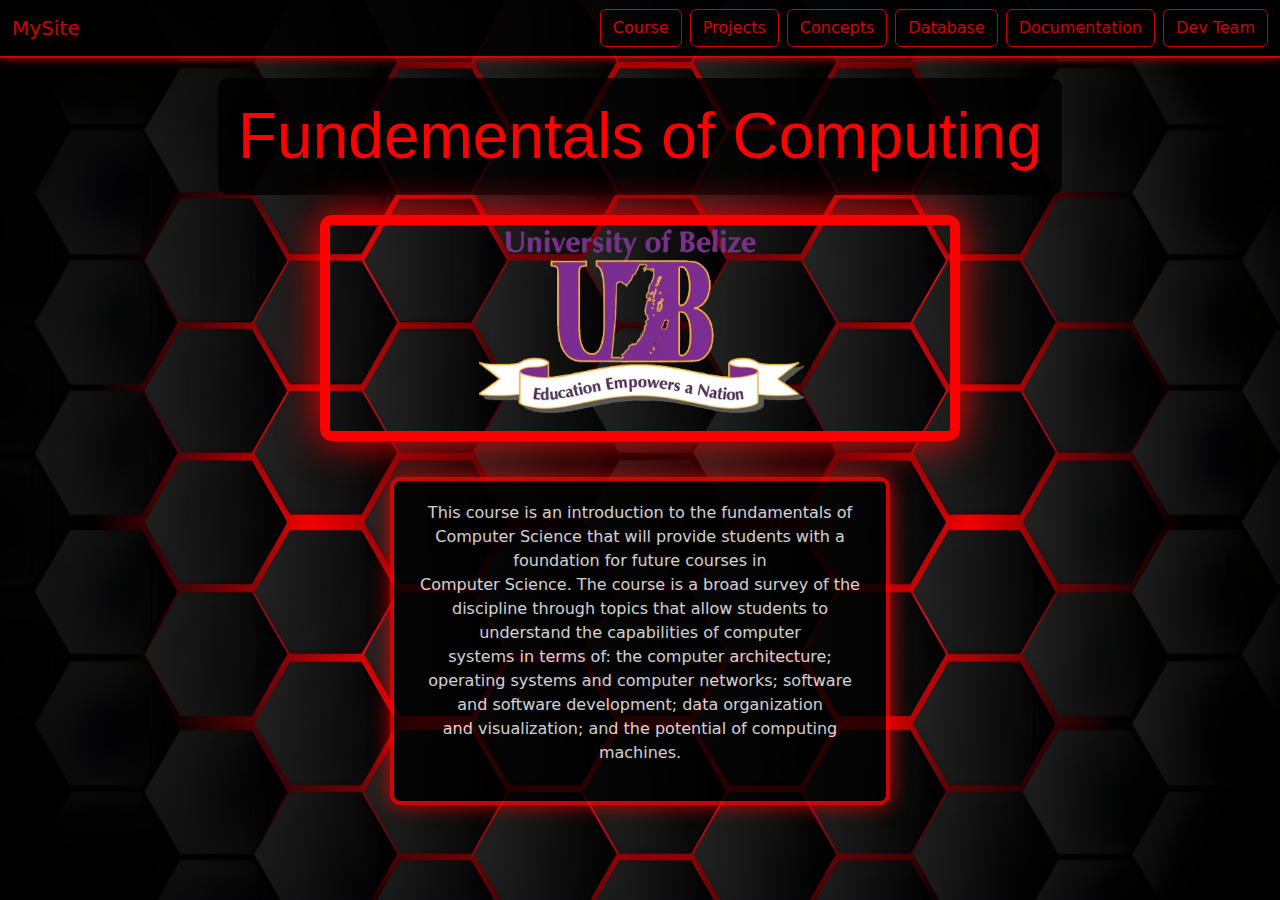
<file: index.html>
<!DOCTYPE html>
<html>
<head>
<title>Page Title</title>
<link rel="stylesheet" href="mystyle.css">
  <meta charset="utf-8">
  <meta name="viewport" content="width=device-width, initial-scale=1">
  <link href="https://cdn.jsdelivr.net/npm/bootstrap@5.3.3/dist/css/bootstrap.min.css" rel="stylesheet">
  <script src="https://cdn.jsdelivr.net/npm/bootstrap@5.3.3/dist/js/bootstrap.bundle.min.js"></script>
</head>
<body>
  <nav class="navbar navbar-expand-lg navbar-dark bg-black">
    <div class="container-fluid">
      <a class="navbar-brand" href="#">MySite</a>

      <button class="navbar-toggler" type="button" data-bs-toggle="collapse" data-bs-target="#navbarNav"
        aria-controls="navbarNav" aria-expanded="false" aria-label="Toggle navigation">
        <span class="navbar-toggler-icon"></span>
      </button>

      <div class="collapse navbar-collapse" id="navbarNav">
        <div class="navbar-nav ms-auto">
          <a class="btn btn-outline-light me-2" href="index.html">Course</a>
          <a class="btn btn-outline-light me-2" href="project.html">Projects</a>
          <a class="btn btn-outline-light me-2" href="concepts.html">Concepts</a>
          <a class="btn btn-outline-light me-2" href="data.html">Database</a>
          <a class="btn btn-outline-light me-2" href="doc.html">Documentation</a>
          <a class="btn btn-outline-light" href="dev.html">Dev Team</a>
        </div>
      </div>
    </div>
  </nav>
<h1 style="color:red; text-align:center; font-size:500%; font-family: Impact;"> Fundementals of Computing</h1>
<img "image-align:center;" src="ubpng.png">
  <div class="center-wrapper">
    <div class="text-box">
      <p style="color:white;">This course is an introduction to the fundamentals of Computer Science that will provide students with a foundation for future courses in <br>
 Computer Science. The course is a broad survey of the discipline through topics that allow students to understand the capabilities of computer <br>
 systems in terms of: the computer architecture; operating systems and computer networks; software and software development; data organization <br>
 and visualization; and the potential of computing machines.<p>
    </div>
  </div>

</body>
</html>
</file>
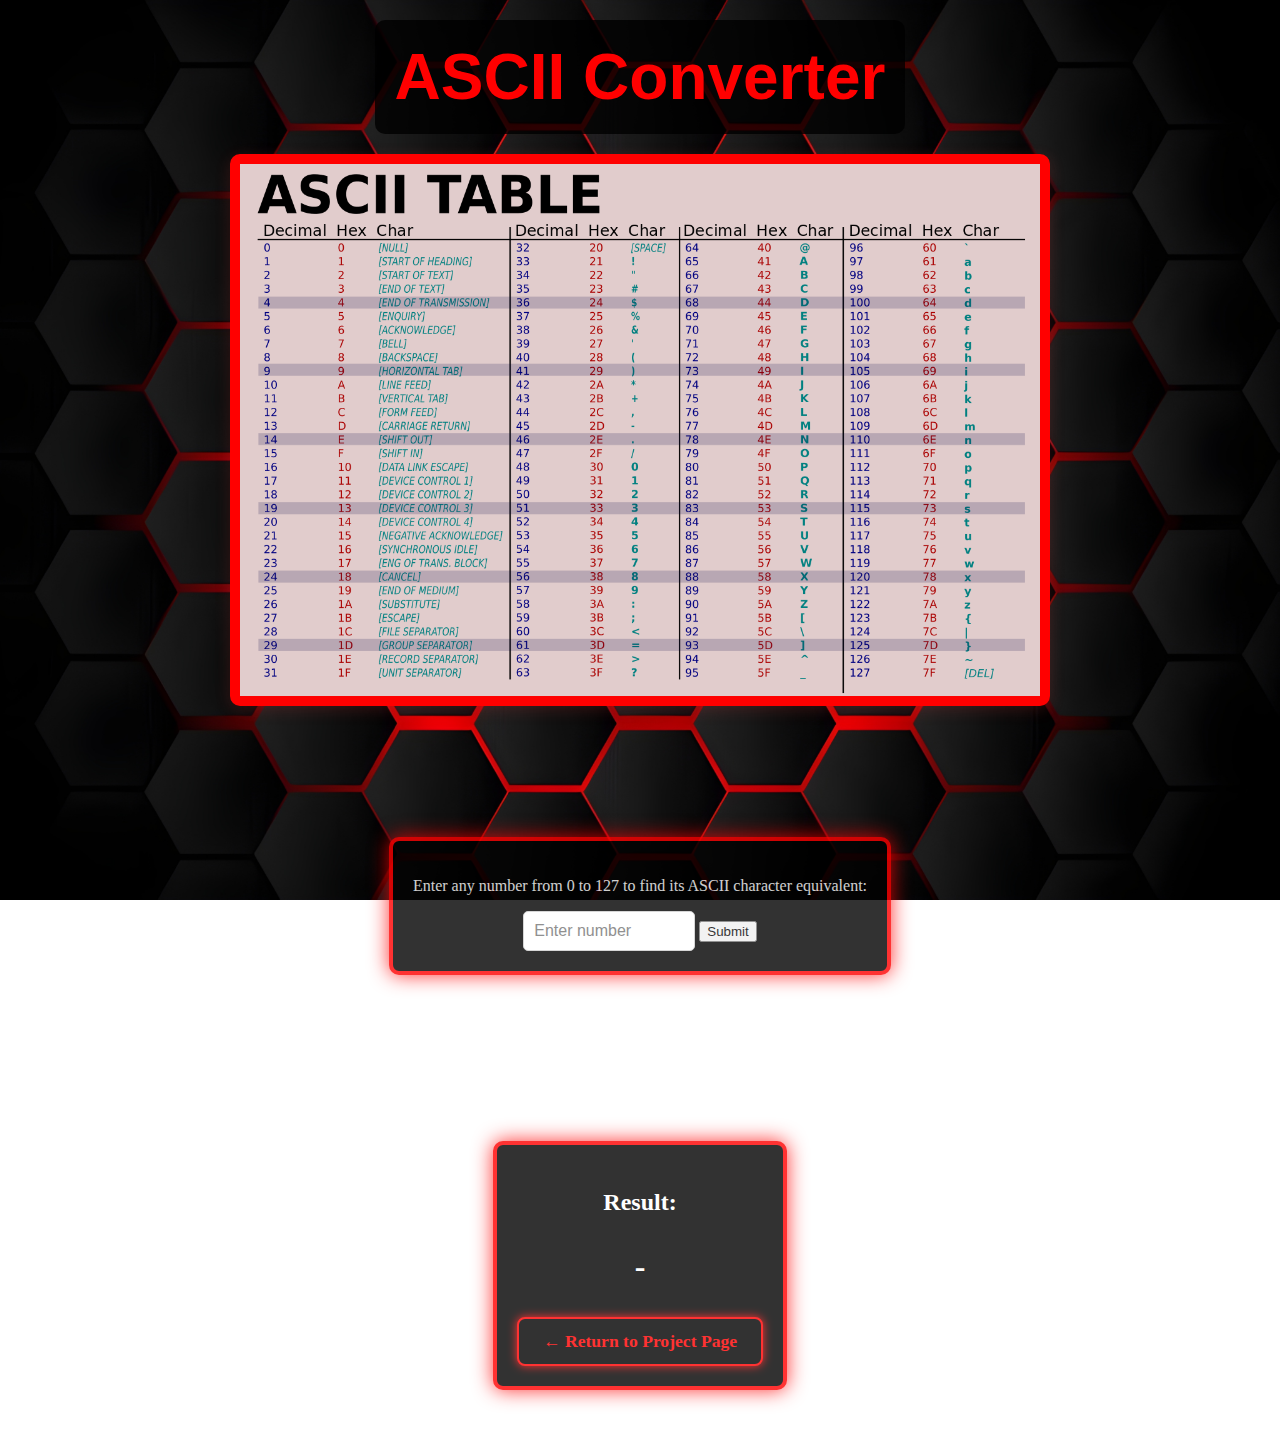
<file: asci.html>
<!DOCTYPE html>
<html lang="en">
<head>
  <meta charset="UTF-8">
  <meta name="viewport" content="width=device-width, initial-scale=1.0">
  <title>ASCII Converter</title>
  <link rel="stylesheet" href="mystyle.css">
</head>
<body>

  <header>
    <h1>ASCII Converter</h1>
  </header>

  <main class="container">
    <img src="ascii.png" alt="ASCII Table" style="width:100%; max-width:800px; height:auto; border-radius:10px; background-color: rgb(225, 204, 204); box-shadow:0 4px 15px rgba(214, 56, 56, 0.2);">


<div class="center-wrapper">
    <div class="text-box">
        <p>Enter any number from 0 to 127 to find its ASCII character equivalent:</p>
      <input id="asciiInput" type="number" min="0" max="127" placeholder="Enter number"
             style="padding:10px; font-size:1rem; border-radius:5px; border:1px solid #ccc; width:150px;">
      <button class="btn" onclick="convertToAscii()">Submit</button>
    </div>
    </div>
<div class="center-wrapper">
    <p id="errorMessage" style="display:none; color:red; text-align:center;">Please enter a valid number between 0 and 127.</p>
    <div class="text-box">
    <h2 style="text-align:center; margin-top:1.5rem;">Result:</h2>
    <p id="asciiResult" style="text-align:center; font-size:2rem; font-weight:bold; transition:0.2s;">-</p>
    <a href="project.html" class="rbw-btn">← Return to Project Page</a>
</div>
    
</div>

  </main>

  <script>
    function getAsciiChar(decimal) {
      const asciiMap = {
        0: 'NUL', 1: 'SOH', 2: 'STX', 3: 'ETX', 4: 'EOT', 5: 'ENQ', 6: 'ACK', 7: 'BEL',
        8: 'BS', 9: 'HT', 10: 'LF', 11: 'VT', 12: 'FF', 13: 'CR', 14: 'SO', 15: 'SI',
        16: 'DLE', 17: 'DC1', 18: 'DC2', 19: 'DC3', 20: 'DC4', 21: 'NAK', 22: 'SYN',
        23: 'ETB', 24: 'CAN', 25: 'EM', 26: 'SUB', 27: 'ESC', 28: 'FS', 29: 'GS',
        30: 'RS', 31: 'US', 32: 'SP', 127: 'DEL'
      };

      if (asciiMap[decimal] !== undefined) return asciiMap[decimal];
      return String.fromCharCode(decimal);
    }

    function convertToAscii() {
      const input = document.getElementById('asciiInput').value;
      const errorMessage = document.getElementById('errorMessage');
      const resultDisplay = document.getElementById('asciiResult');

      errorMessage.style.display = 'none';

      const num = parseInt(input);
      if (isNaN(num) || num < 0 || num > 127) {
        errorMessage.style.display = 'block';
        resultDisplay.textContent = '-';
        return;
      }

      const asciiChar = getAsciiChar(num);
      resultDisplay.textContent = asciiChar;

      resultDisplay.style.transform = 'scale(1.1)';
      setTimeout(() => {
        resultDisplay.style.transform = 'scale(1)';
      }, 200);
    }

    document.getElementById('asciiInput').addEventListener('keypress', function(event) {
      if (event.key === 'Enter') convertToAscii();
    });
  </script>
</body>
</html>
</file>
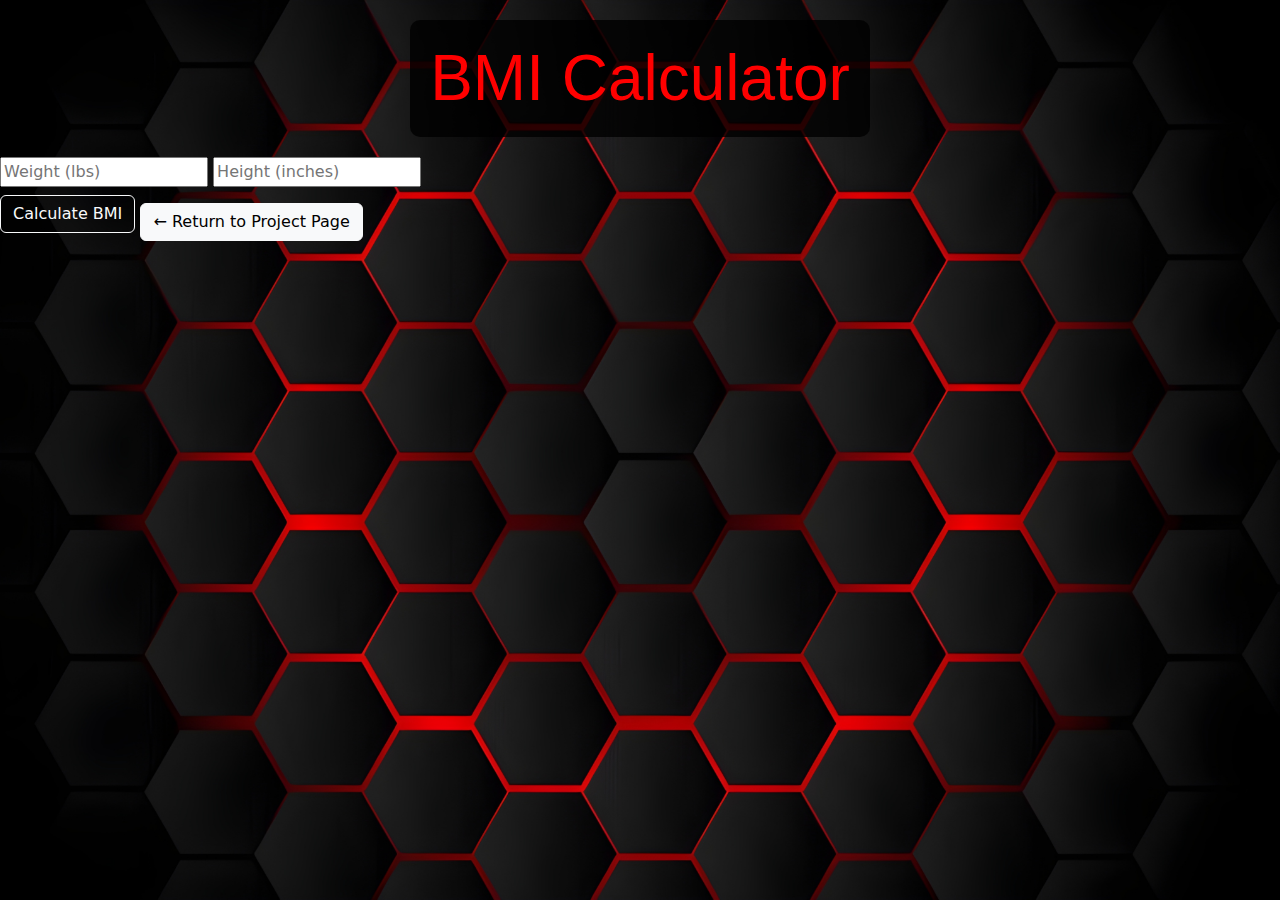
<file: bmi.html>
<!DOCTYPE html>
<html>
<head>
  <title>BMI Calculator</title>
  <meta charset="utf-8">
  <meta name="viewport" content="width=device-width, initial-scale=1">
  <link href="https://cdn.jsdelivr.net/npm/bootstrap@5.3.3/dist/css/bootstrap.min.css" rel="stylesheet">
  <script src="https://cdn.jsdelivr.net/npm/bootstrap@5.3.3/dist/js/bootstrap.bundle.min.js"></script>
  <link rel="stylesheet" href="mystyle.css">
  <style>
  </style>
</head>
<body>

  <h1>BMI Calculator</h1>

  <div class="calculator-container">
    <input type="number" id="weight" placeholder="Weight (lbs)" min="1">
    <input type="number" id="height" placeholder="Height (inches)" min="1">
    <br>
    <button class="btn btn-outline-light" onclick="calculateBMI()">Calculate BMI</button>

    <div id="result" class="result-box" style="display:none;"></div>

    <a href="project.html" class="btn btn-light mt-3">← Return to Project Page</a>
  </div>

  <script>
    function calculateBMI() {
      const weightLbs = parseFloat(document.getElementById('weight').value);
      const heightIn = parseFloat(document.getElementById('height').value);

      if (!weightLbs || !heightIn) {
        alert("Please enter valid weight and height!");
        return;
      }

      // Convert lbs/inches to kg/m²
      const weightKg = weightLbs * 0.453592;
      const heightM = heightIn * 0.0254;
      const bmi = weightKg / (heightM * heightM);

      let category = '';
      if (bmi < 18.5) category = 'Underweight';
      else if (bmi < 25) category = 'Normal weight';
      else if (bmi < 30) category = 'Overweight';
      else category = 'Obese';

      const resultDiv = document.getElementById('result');
      resultDiv.style.display = 'block';
      resultDiv.innerHTML = `Your BMI: ${bmi.toFixed(1)} <br> Category: ${category}`;
    }
  </script>

</body>
</html>
</file>
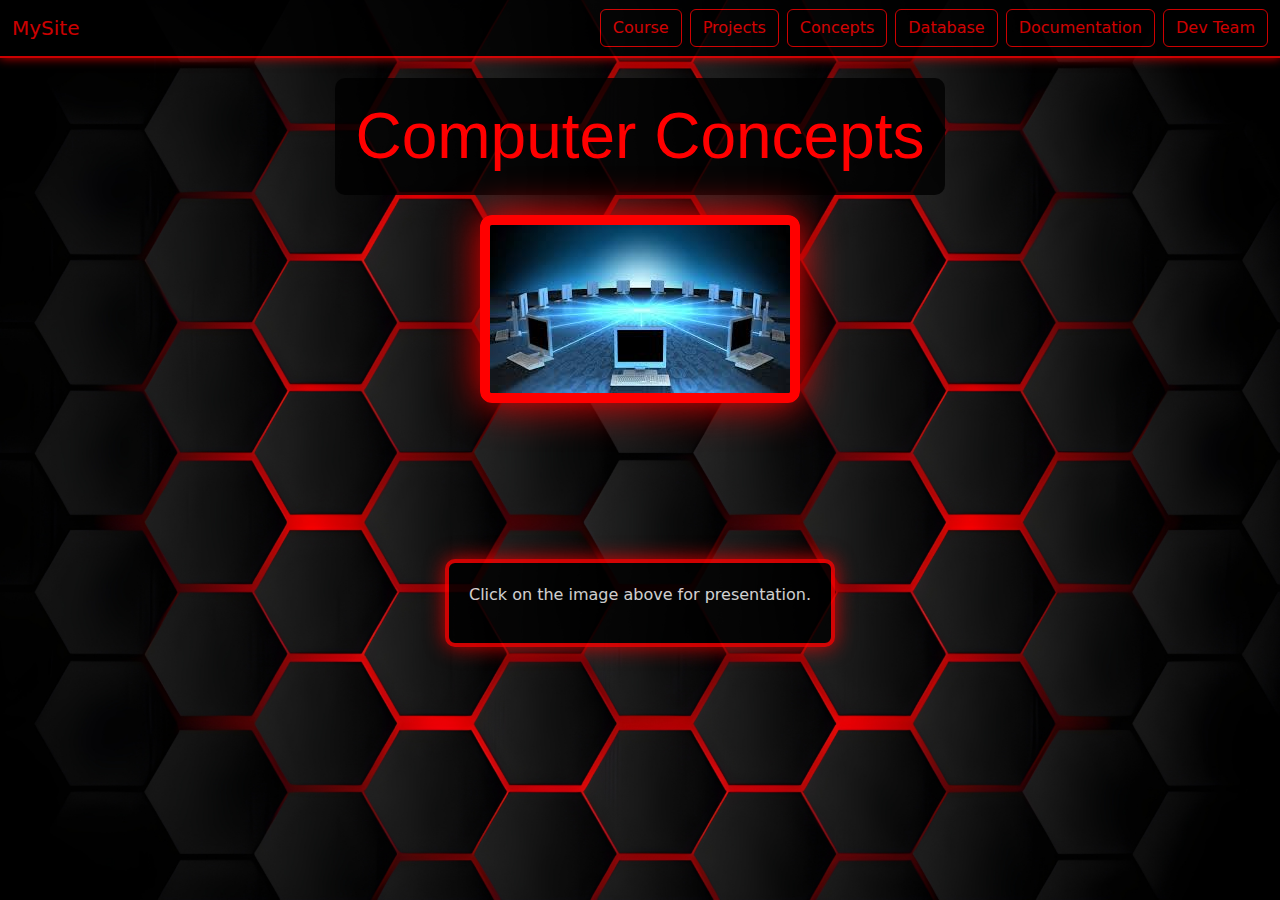
<file: concepts.html>
<!DOCTYPE html>
<html>
<head>
<title>Concepts</title>
  <meta charset="utf-8">
  <meta name="viewport" content="width=device-width, initial-scale=1">
  <link href="https://cdn.jsdelivr.net/npm/bootstrap@5.3.3/dist/css/bootstrap.min.css" rel="stylesheet">
  <script src="https://cdn.jsdelivr.net/npm/bootstrap@5.3.3/dist/js/bootstrap.bundle.min.js"></script>
  <link rel="stylesheet" href="mystyle.css">
</head>
<body>
  <nav class="navbar navbar-expand-lg navbar-dark bg-black">
    <div class="container-fluid">
      <a class="navbar-brand" href="#">MySite</a>

      <button class="navbar-toggler" type="button" data-bs-toggle="collapse" data-bs-target="#navbarNav"
        aria-controls="navbarNav" aria-expanded="false" aria-label="Toggle navigation">
        <span class="navbar-toggler-icon"></span>
      </button>

      <div class="collapse navbar-collapse" id="navbarNav">
        <div class="navbar-nav ms-auto">
          <a class="btn btn-outline-light me-2" href="index.html">Course</a>
          <a class="btn btn-outline-light me-2" href="project.html">Projects</a>
          <a class="btn btn-outline-light me-2" href="concepts.html">Concepts</a>
          <a class="btn btn-outline-light me-2" href="data.html">Database</a>
          <a class="btn btn-outline-light me-2" href="doc.html">Documentation</a>
          <a class="btn btn-outline-light" href="dev.html">Dev Team</a>
        </div>
      </div>
    </div>
  </nav>
<h1 style="color:red;">Computer Concepts</h1>
<img "image-align:center;" src="conc.png">
  <div class="center-wrapper">
    <div class="text-box">
      <p style="color:white;">Click on the image above for presentation.<p>
    </div>
  </div>


</body>
</html>
</file>
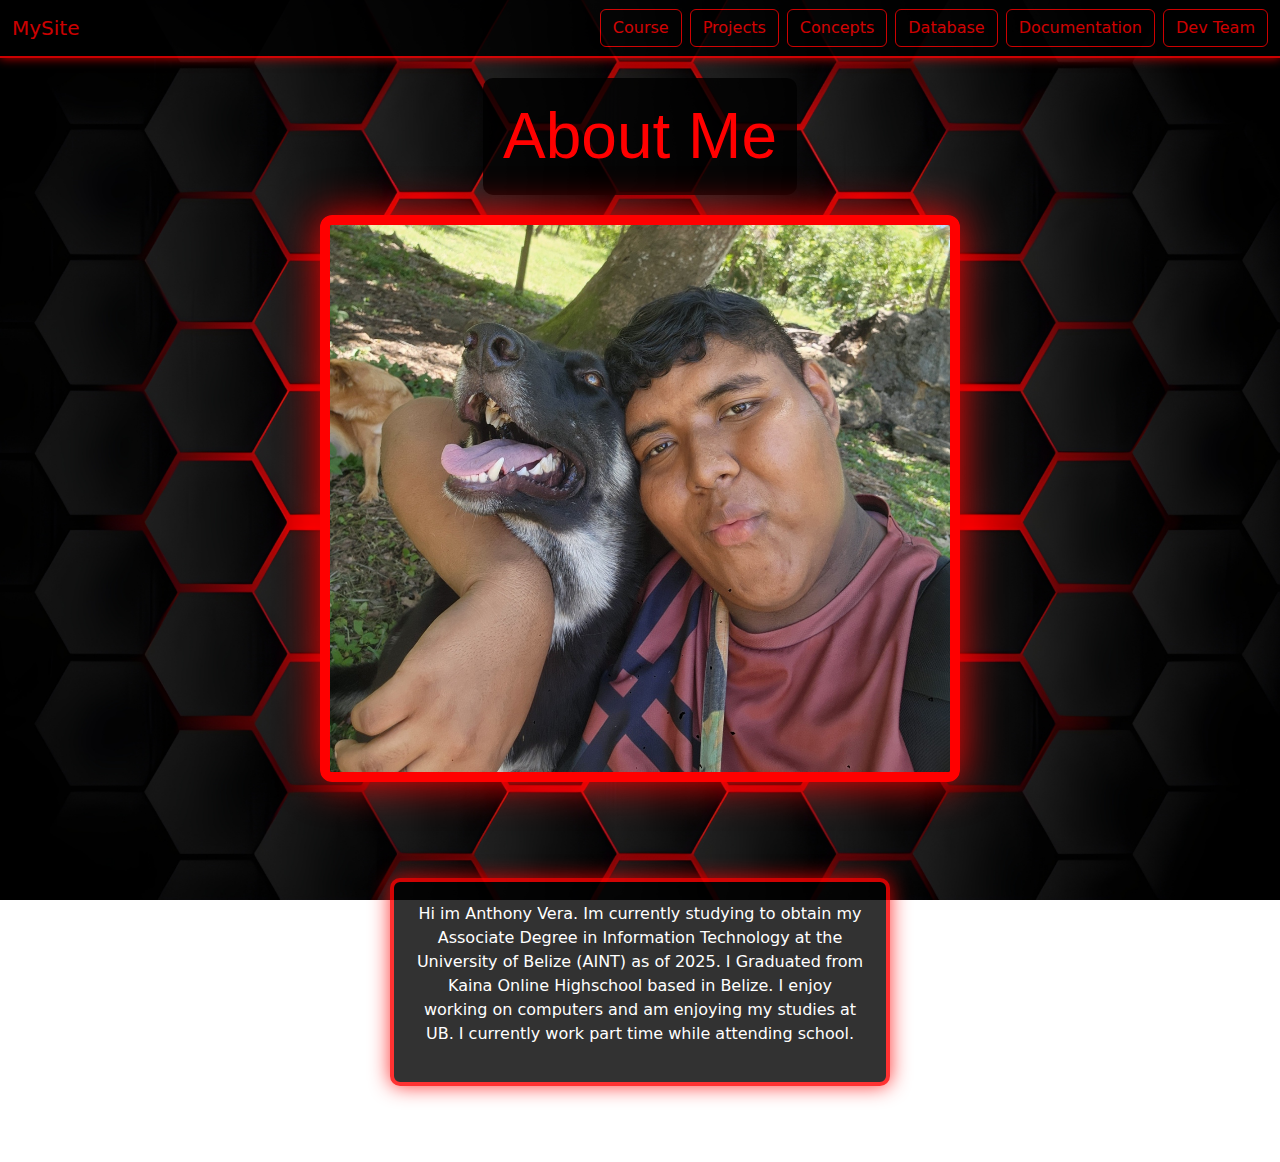
<file: dev.html>
<!DOCTYPE html>
<html>
<head>
<title>Dev Team</title>
  <meta charset="utf-8">
  <meta name="viewport" content="width=device-width, initial-scale=1">
  <link href="https://cdn.jsdelivr.net/npm/bootstrap@5.3.3/dist/css/bootstrap.min.css" rel="stylesheet">
  <script src="https://cdn.jsdelivr.net/npm/bootstrap@5.3.3/dist/js/bootstrap.bundle.min.js"></script>
  <link rel="stylesheet" href="mystyle.css">
</head>
<body>
  <nav class="navbar navbar-expand-lg navbar-dark bg-black">
    <div class="container-fluid">
      <a class="navbar-brand" href="#">MySite</a>

      <button class="navbar-toggler" type="button" data-bs-toggle="collapse" data-bs-target="#navbarNav"
        aria-controls="navbarNav" aria-expanded="false" aria-label="Toggle navigation">
        <span class="navbar-toggler-icon"></span>
      </button>

      <div class="collapse navbar-collapse" id="navbarNav">
        <div class="navbar-nav ms-auto">
          <a class="btn btn-outline-light me-2" href="index.html">Course</a>
          <a class="btn btn-outline-light me-2" href="project.html">Projects</a>
          <a class="btn btn-outline-light me-2" href="concepts.html">Concepts</a>
          <a class="btn btn-outline-light me-2" href="data.html">Database</a>
          <a class="btn btn-outline-light me-2" href="doc.html">Documentation</a>
          <a class="btn btn-outline-light" href="dev.html">Dev Team</a>
        </div>
      </div>
    </div>
  </nav>
<h1>About Me</h1>
<img src="me.jpg" class="link-image" alt="Project Image">
  <div class="center-wrapper">
    <div class="text-box">
      <p style="color:white;">Hi im Anthony Vera. Im currently studying to obtain my Associate Degree in Information Technology at the University of Belize (AINT) as of 2025. I Graduated from Kaina Online Highschool based in Belize. I enjoy working on computers and am enjoying my studies at UB. I currently work part time while attending school.<p>
    </div>
  </div>

</body>
</html>
</file>
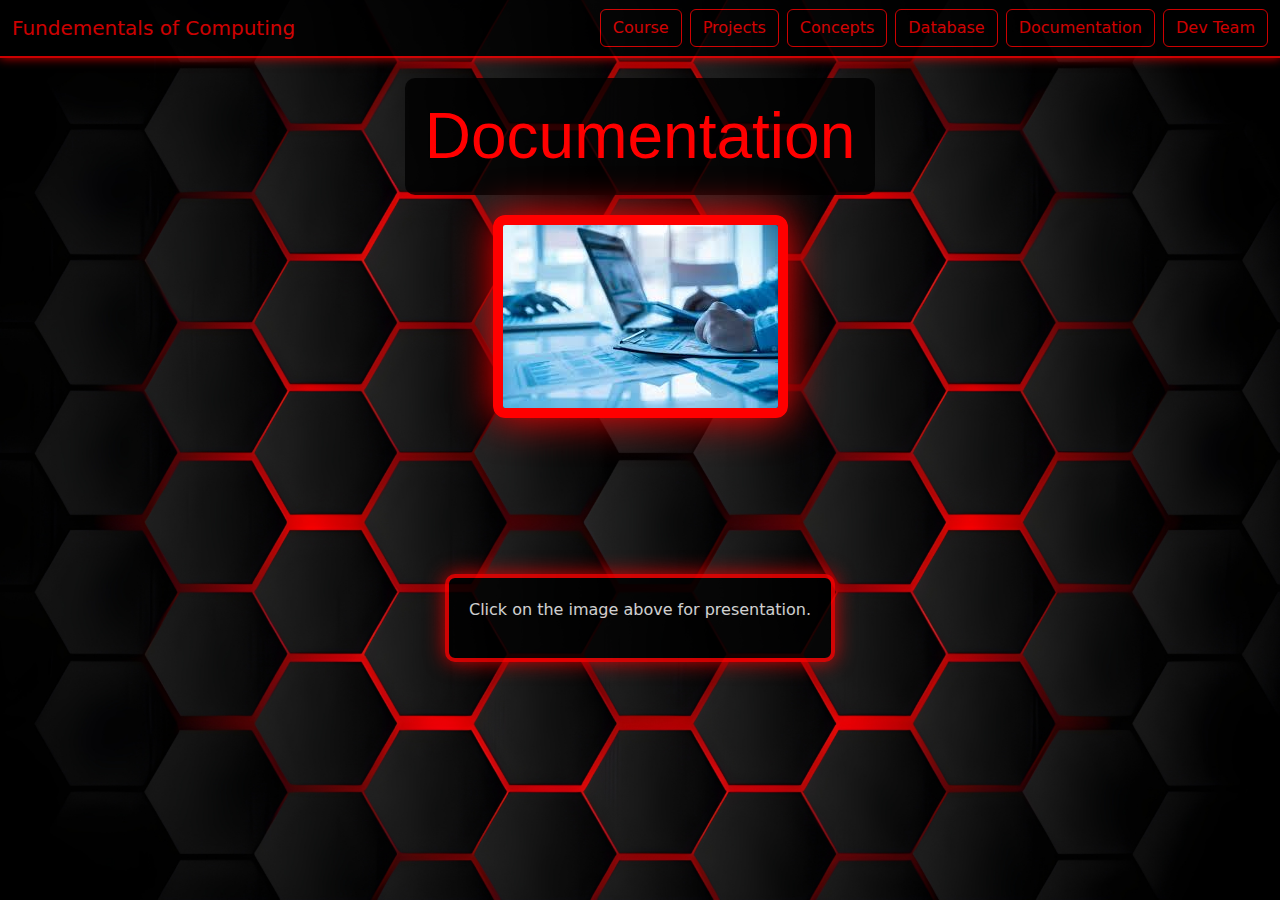
<file: doc.html>
<!DOCTYPE html>
<html>
<head>
<title>Documentation</title>
  <meta charset="utf-8">
  <meta name="viewport" content="width=device-width, initial-scale=1">
  <link href="https://cdn.jsdelivr.net/npm/bootstrap@5.3.3/dist/css/bootstrap.min.css" rel="stylesheet">
  <script src="https://cdn.jsdelivr.net/npm/bootstrap@5.3.3/dist/js/bootstrap.bundle.min.js"></script>
  <link rel="stylesheet" href="mystyle.css">
</head>
<body>
  <nav class="navbar navbar-expand-lg navbar-dark bg-black">
    <div class="container-fluid">
      <a class="navbar-brand" href="#">Fundementals of Computing</a>

      <button class="navbar-toggler" type="button" data-bs-toggle="collapse" data-bs-target="#navbarNav"
        aria-controls="navbarNav" aria-expanded="false" aria-label="Toggle navigation">
        <span class="navbar-toggler-icon"></span>
      </button>

      <div class="collapse navbar-collapse" id="navbarNav">
        <div class="navbar-nav ms-auto">
          <a class="btn btn-outline-light me-2" href="index.html">Course</a>
          <a class="btn btn-outline-light me-2" href="project.html">Projects</a>
          <a class="btn btn-outline-light me-2" href="concepts.html">Concepts</a>
          <a class="btn btn-outline-light me-2" href="data.html">Database</a>
          <a class="btn btn-outline-light me-2" href="doc.html">Documentation</a>
          <a class="btn btn-outline-light" href="dev.html">Dev Team</a>
        </div>
      </div>
    </div>
  </nav>
<h1>Documentation</h1>
<img "image-align:center;" src="doc.png">
  <div class="center-wrapper">
    <div class="text-box">
      <p style="color:white;">Click on the image above for presentation.<p>
    </div>
  </div>

</body>
</html>
</file>
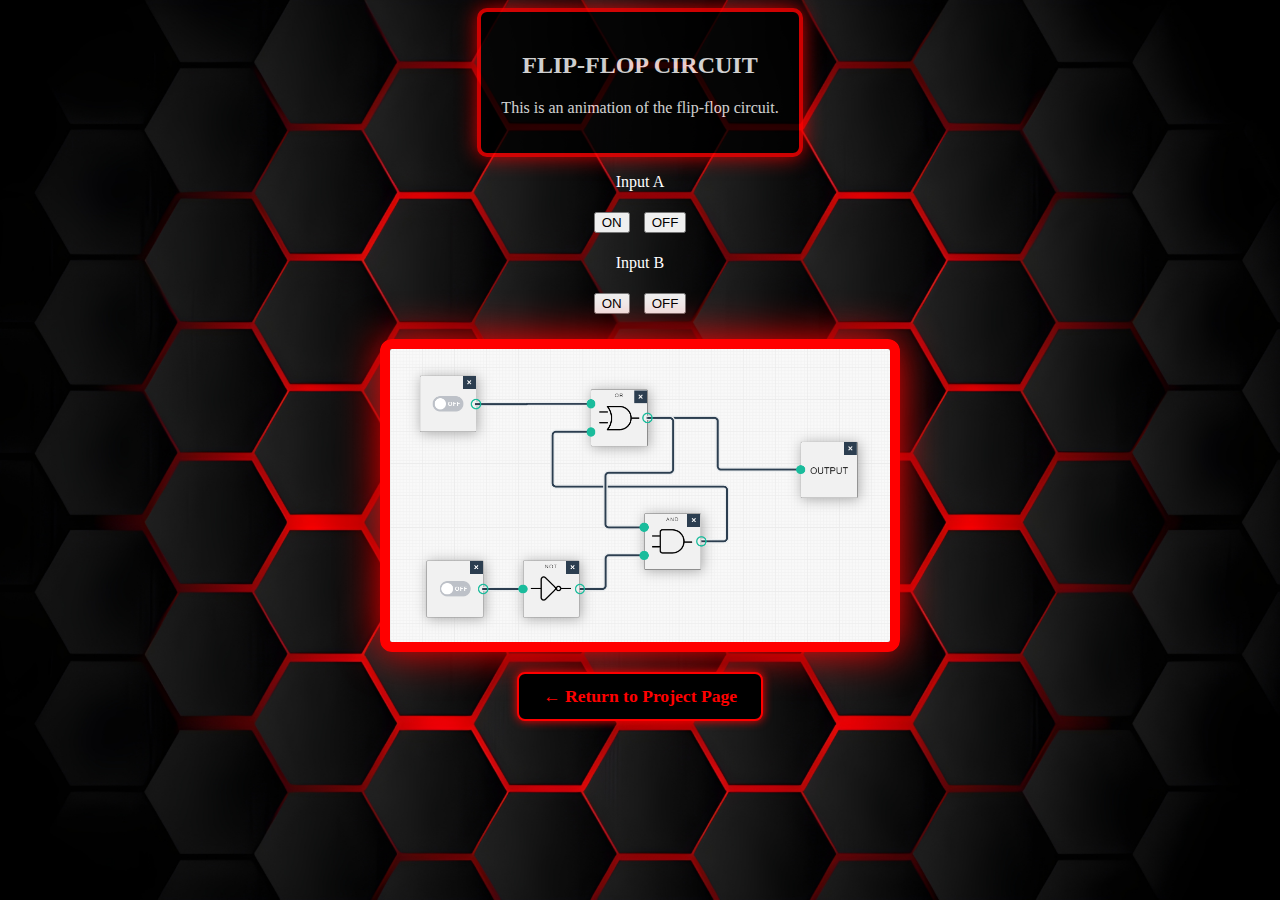
<file: fFF.html>
<!DOCTYPE html>
<html lang="en">
<head>
  <meta charset="UTF-8">
  <meta name="viewport" content="width=device-width, initial-scale=1.0">
  <title>Flip-Flop Circuit</title>
  <link rel="stylesheet" href="mystyle.css">
  
  <style>
    .center-container {
      display: flex;
      flex-direction: column;
      justify-content: center;
      align-items: center;
      text-align: center;
      width: 100%;
      margin: 0 auto;
    }

    .center-container button {
      margin: 5px;
    }

    .center-container img {
      display: block;
      margin: 20px auto;
    }
  </style>

</head>

<body>

<main class="center-container">

  <div class="text-box">
    <h2>FLIP-FLOP CIRCUIT</h2>
    <p>This is an animation of the flip-flop circuit.</p>
  </div>

  <p>Input A</p>
  <div>
    <button onclick="document.getElementById('myImage').src='ffononoff.png'">ON</button>
    <button onclick="document.getElementById('myImage').src='ffoffonoff.png'">OFF</button>
  </div>

  <p>Input B</p>
  <div>
    <button onclick="document.getElementById('myImage').src='ffoffoffon.png'">ON</button>
    <button onclick="document.getElementById('myImage').src='ffoffoffoff.png'">OFF</button>
  </div>

  <img id="myImage" src="ffoffoffoff.png" width="500">

  <a href="project.html" class="rbw-btn">← Return to Project Page</a>

</main>

</body>
</html>
</file>
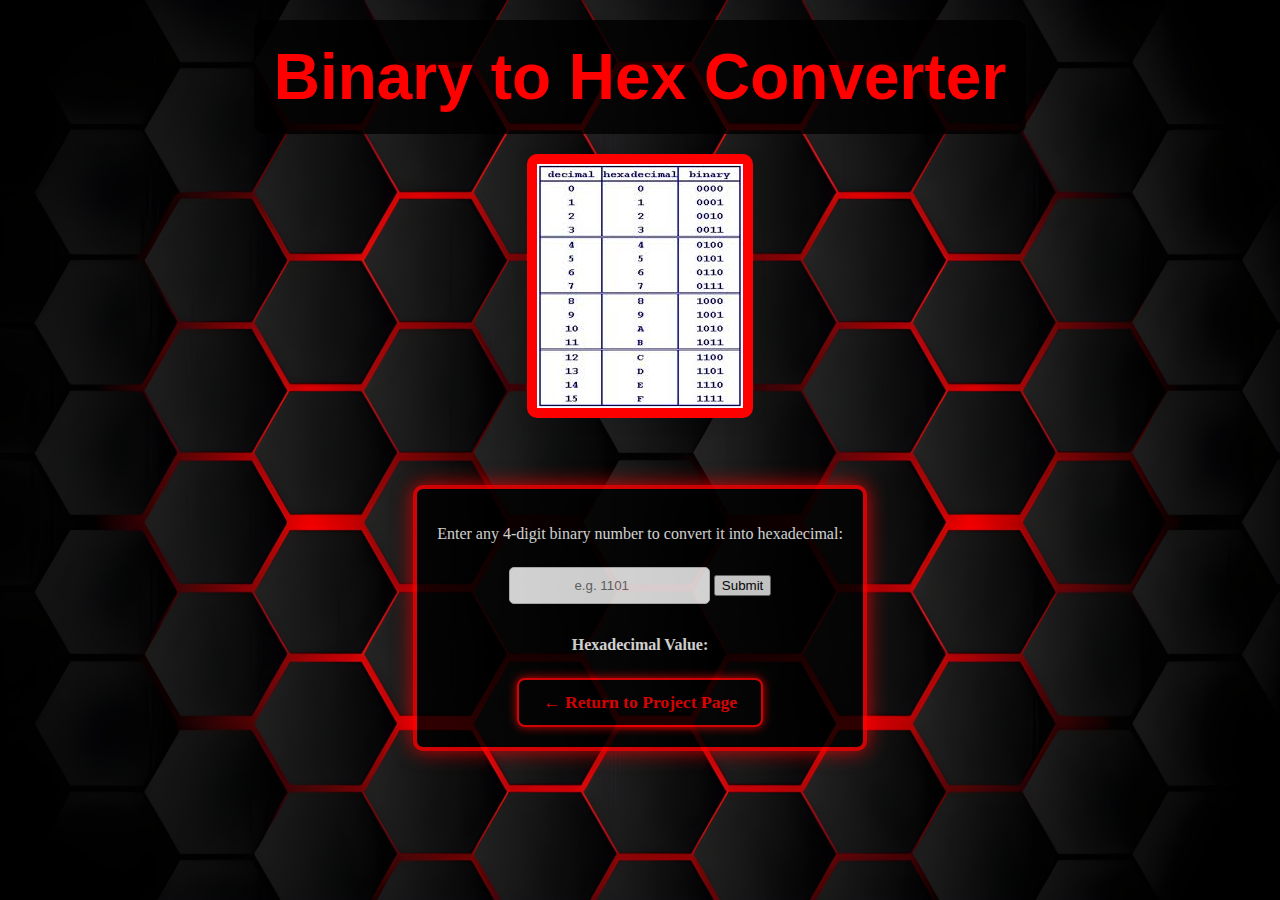
<file: hex.html>
<!DOCTYPE html>
<html lang="en">
<head>
  <meta charset="UTF-8">
  <meta name="viewport" content="width=device-width, initial-scale=1.0">
  <title>Binary to Hex</title>
  <link rel="stylesheet" href="mystyle.css">
</head>
<body>
  </nav>
  <header>
    <h1>Binary to Hex Converter</h1>
  </header>

  <main class="container">
    <img src="BTH.png" alt="Binary to Hex Conversion" style="max-width:400px; border-radius:10px; box-shadow:0 4px 15px rgba(0,0,0,0.1);">

    <div class="center-wrapper">
        <div class="text-box">
            <p>Enter any 4-digit binary number to convert it into hexadecimal:</p>

        <div style="text-align:center; margin-top:1.5rem;">
        <input type="number" id="inputBin" placeholder="e.g. 1101" style="padding:0.6rem; border:1px solid #ccc; border-radius:5px; width:180px; text-align:center;">
        <button class="btn" onclick="binToHex()">Submit</button>
        </div>

        <div style="text-align:center; margin-top:2rem;">
        <p><strong>Hexadecimal Value:</strong></p>
        <p id="demo" style="font-size:1.5rem; color:crimson; font-weight:bold;"></p>
    <a href="project.html" class="rbw-btn">← Return to Project Page</a>
    </div>

     



  <script>
    function binToHex() {
      var x = document.getElementById("inputBin").value.trim();
      if (x === "") {
        document.getElementById("demo").innerHTML = "Please enter a binary number.";
        return;
      }

      // Validate input (must be binary)
      if (!/^[01]+$/.test(x)) {
        document.getElementById("demo").innerHTML = "Invalid input! Only 0 and 1 are allowed.";
        return;
      }

      var hexOut = parseInt(x, 2).toString(16).toUpperCase();
      document.getElementById("demo").innerHTML = hexOut;
    }
  </script>
</body>
</html>
</file>
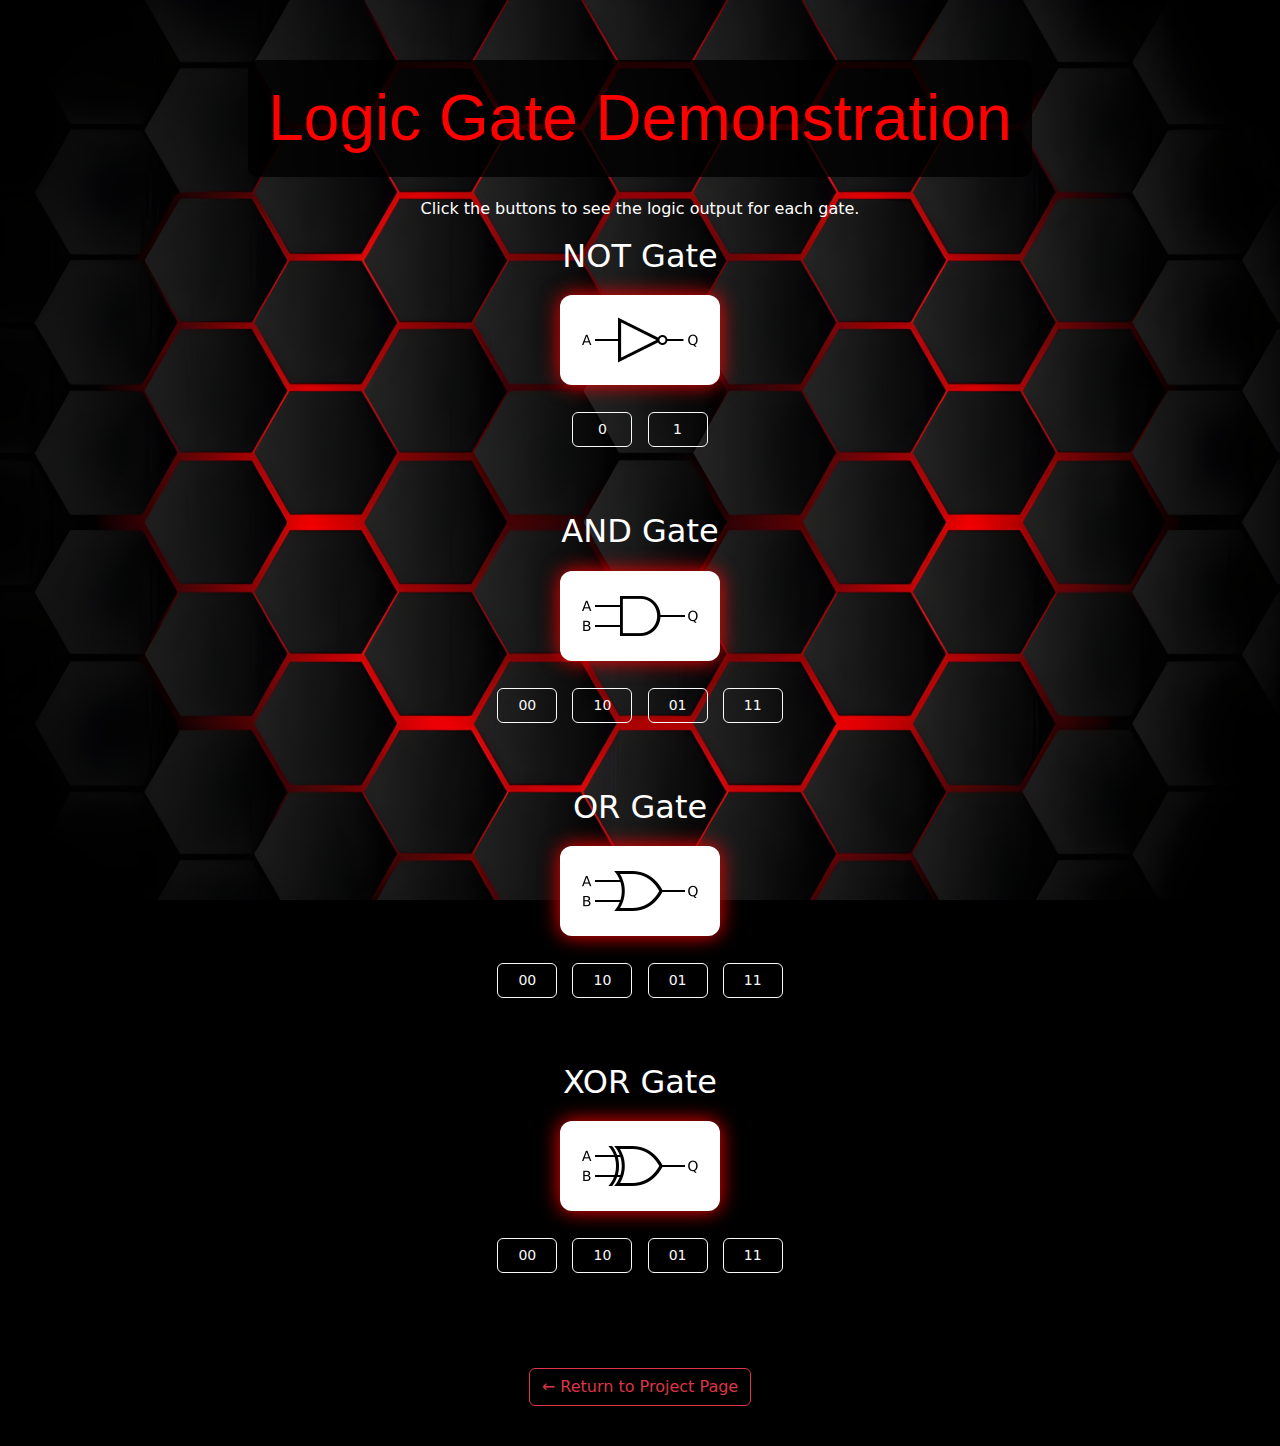
<file: logicgate.html>
<!DOCTYPE html>
<html lang="en">
<head>
  <meta charset="UTF-8">
  <meta name="viewport" content="width=device-width, initial-scale=1.0">
  <title>Logic Gate Demonstration</title>
  <link href="https://cdn.jsdelivr.net/npm/bootstrap@5.3.3/dist/css/bootstrap.min.css" rel="stylesheet">
  <link rel="stylesheet" href="mystyle.css">
  <style>
    body {
      background-color: black;
      color: white;
      text-align: center;
      padding: 40px 20px;
    }

    h1, h2 {
      margin-bottom: 20px;
    }

    .gate-section {
      margin-bottom: 60px;
    }

    .gate-image {
      display: inline-block;
      background-color: white;
      padding: 20px;
      border-radius: 12px;
      box-shadow: 0 0 20px red;
      margin-bottom: 15px;
    }

    .gate-image img {
      max-width: 400px;   /* ensures consistent sizing */
      width: 100%;
      height: auto;
      border-radius: 8px;
      display: block;
      margin: 0 auto;
    }

    .btn-custom {
      margin: 5px;
      min-width: 80px;
    }

    .return-btn {
      margin-top: 30px;
    }

@media (max-width: 576px) {
  .gate-image img {
    max-width: 250px;
  }
}
      .btn-custom {
        min-width: 60px;
        font-size: 14px;
      }
    
  </style>
</head>
<body>

  <h1>Logic Gate Demonstration</h1>
  <p>Click the buttons to see the logic output for each gate.</p>

  <!-- NOT Gate -->
  <div class="gate-section">
    <h2>NOT Gate</h2>
    <div class="gate-image">
      <img id="notImage" src="Not.png" alt="NOT Gate">
    </div>
    <div>
      <button class="btn btn-outline-light btn-custom" onclick="changeImage('notImage', 'Not.png')">0</button>
      <button class="btn btn-outline-light btn-custom" onclick="changeImage('notImage', 'Not1.png')">1</button>
    </div>
  </div>

  <!-- AND Gate -->
  <div class="gate-section">
    <h2>AND Gate</h2>
    <div class="gate-image">
      <img id="andImage" src="And.png" alt="AND Gate">
    </div>
    <div>
      <button class="btn btn-outline-light btn-custom" onclick="changeImage('andImage', 'And.png')">00</button>
      <button class="btn btn-outline-light btn-custom" onclick="changeImage('andImage', 'And1.png')">10</button>
      <button class="btn btn-outline-light btn-custom" onclick="changeImage('andImage', 'And2.png')">01</button>
      <button class="btn btn-outline-light btn-custom" onclick="changeImage('andImage', 'And3.png')">11</button>
    </div>
  </div>

  <!-- OR Gate -->
  <div class="gate-section">
    <h2>OR Gate</h2>
    <div class="gate-image">
      <img id="orImage" src="Or.png" alt="OR Gate">
    </div>
    <div>
      <button class="btn btn-outline-light btn-custom" onclick="changeImage('orImage', 'Or.png')">00</button>
      <button class="btn btn-outline-light btn-custom" onclick="changeImage('orImage', 'Or1.png')">10</button>
      <button class="btn btn-outline-light btn-custom" onclick="changeImage('orImage', 'Or2.png')">01</button>
      <button class="btn btn-outline-light btn-custom" onclick="changeImage('orImage', 'Or3.png')">11</button>
    </div>
  </div>

  <!-- XOR Gate -->
  <div class="gate-section">
    <h2>XOR Gate</h2>
    <div class="gate-image">
      <img id="xorImage" src="Xor.png" alt="XOR Gate">
    </div>
    <div>
      <button class="btn btn-outline-light btn-custom" onclick="changeImage('xorImage', 'Xor.png')">00</button>
      <button class="btn btn-outline-light btn-custom" onclick="changeImage('xorImage', 'Xor1.png')">10</button>
      <button class="btn btn-outline-light btn-custom" onclick="changeImage('xorImage', 'Xor2.png')">01</button>
      <button class="btn btn-outline-light btn-custom" onclick="changeImage('xorImage', 'Xor3.png')">11</button>
    </div>
  </div>

  <!-- Return Button -->
  <a href="project.html" class="btn btn-outline-danger return-btn">← Return to Project Page</a>

  <script>
    function changeImage(id, src) {
      document.getElementById(id).src = src;
    }
  </script>

</body>
</html>
</file>
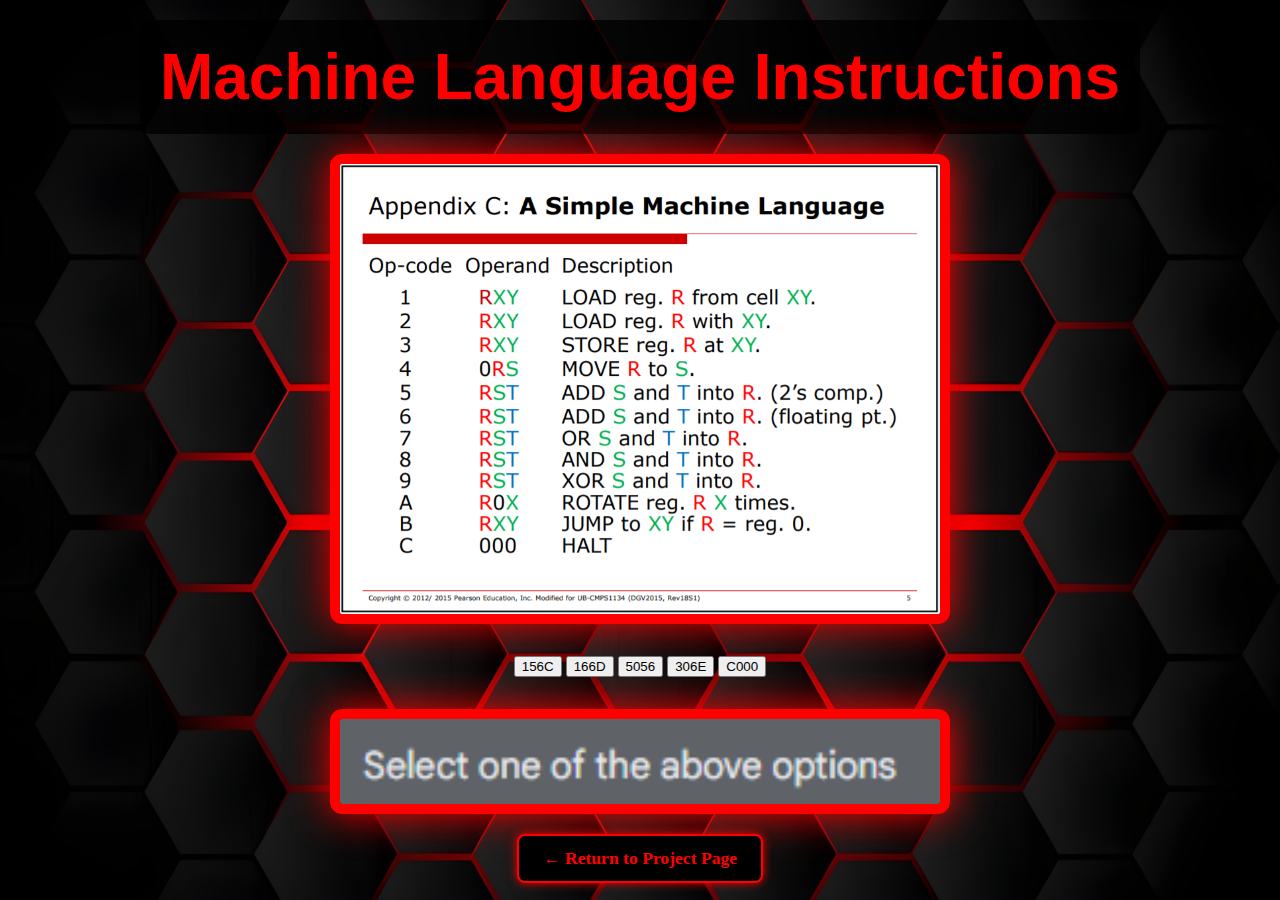
<file: ml.html>
<!DOCTYPE html>
<html lang="en">
<head>
  <meta charset="UTF-8">
  <meta name="viewport" content="width=device-width, initial-scale=1.0">
  <title>ML Instructions</title>
  <link rel="stylesheet" href="mystyle.css">
</head>
<body>

  <header>
    <h1>Machine Language Instructions</h1>
  </header>

  <main class="container" style="text-align:center;">
    <img id="MLinstructions" src="mlb.png" alt="Machine Language" style="width:60%; max-width:600px; margin-bottom:2rem;">

    <div>
      <button class="btn" onclick="changeImages('ML1.png', 'EI1.png')">156C</button>
      <button class="btn" onclick="changeImages('ML2.png', 'EI2.png')">166D</button>
      <button class="btn" onclick="changeImages('ML3.png', 'EI3.png')">5056</button>
      <button class="btn" onclick="changeImages('ML4.png', 'EI4.png')">306E</button>
      <button class="btn" onclick="changeImages('ML5.png', 'EI5.png')">C000</button>
    </div>

    <img id="Englishinstructions" src="El.png" alt="English Instructions" style="width:60%; max-width:600px; margin-top:2rem; max-height: fit-content;">
<a href="project.html" class="rbw-btn">← Return to Project Page</a>
  </main>


  <!-- Script -->
  <script>
    function changeImages(mlSrc, engSrc) {
      document.getElementById('MLinstructions').src = mlSrc;
      document.getElementById('Englishinstructions').src = engSrc;
    }
  </script>
</body>
</html>
</file>
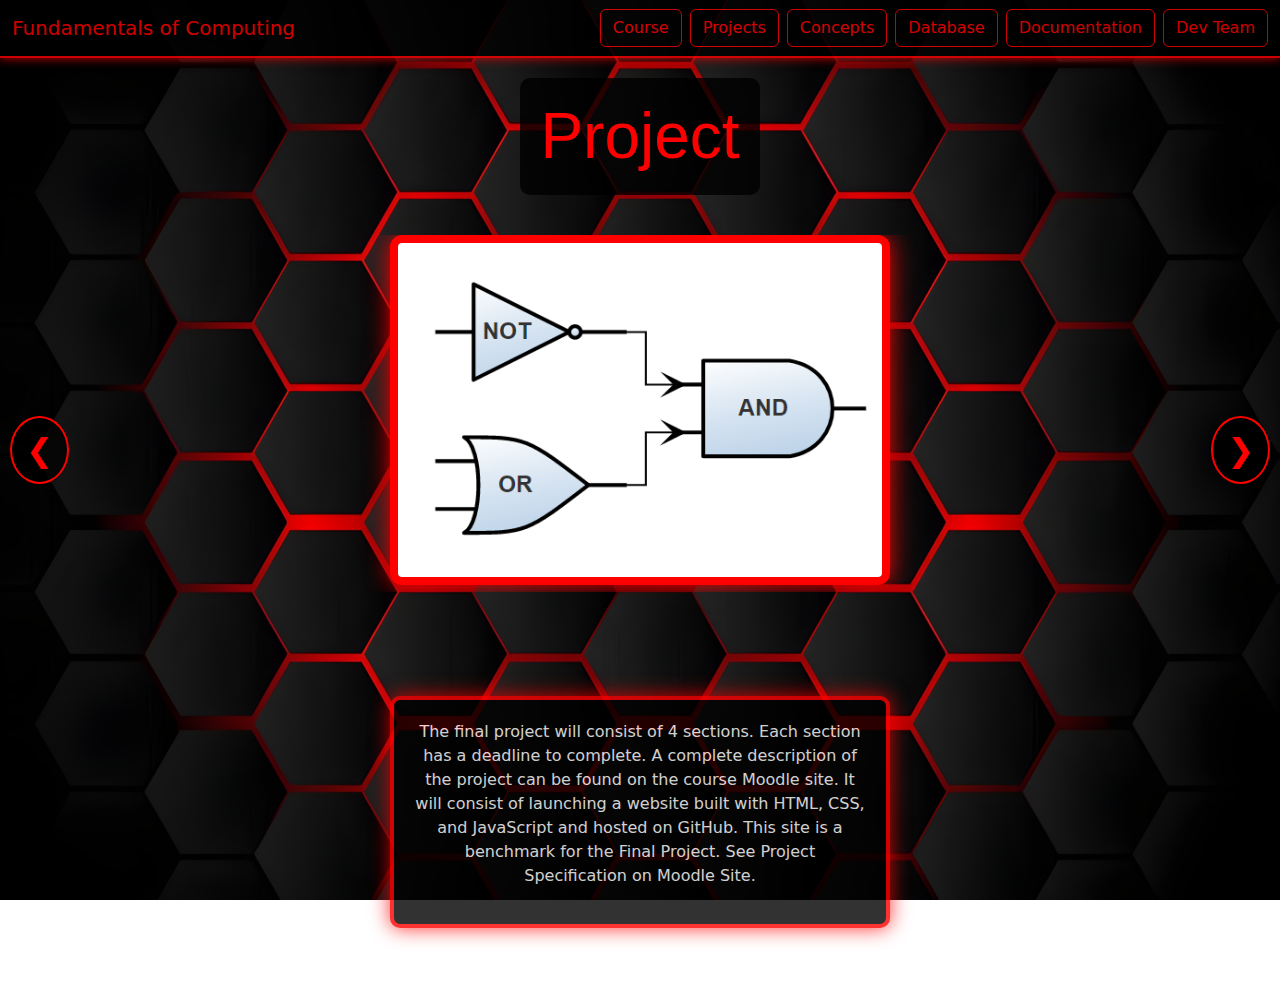
<file: project.html>
<!DOCTYPE html>
<html>
<head>
  <title>Project</title>
  <meta charset="utf-8">
  <meta name="viewport" content="width=device-width, initial-scale=1">
  <link href="https://cdn.jsdelivr.net/npm/bootstrap@5.3.3/dist/css/bootstrap.min.css" rel="stylesheet">
  <script src="https://cdn.jsdelivr.net/npm/bootstrap@5.3.3/dist/js/bootstrap.bundle.min.js"></script>
  <link rel="stylesheet" href="mystyle.css">
</head>

<body>
  <nav class="navbar navbar-expand-lg navbar-dark bg-black">
    <div class="container-fluid">
      <a class="navbar-brand" href="#">Fundamentals of Computing</a>
      <button class="navbar-toggler" type="button" data-bs-toggle="collapse" data-bs-target="#navbarNav">
        <span class="navbar-toggler-icon"></span>
      </button>
      <div class="collapse navbar-collapse" id="navbarNav">
        <div class="navbar-nav ms-auto">
          <a class="btn btn-outline-light me-2" href="index.html">Course</a>
          <a class="btn btn-outline-light me-2" href="project.html">Projects</a>
          <a class="btn btn-outline-light me-2" href="concepts.html">Concepts</a>
          <a class="btn btn-outline-light me-2" href="data.html">Database</a>
          <a class="btn btn-outline-light me-2" href="doc.html">Documentation</a>
          <a class="btn btn-outline-light" href="dev.html">Dev Team</a>
        </div>
      </div>
    </div>
  </nav>

  <h1>Project</h1>

<div class="carousel-container">
  
  <div class="carousel-slide">
    <a href="logicgate.html">
      <img src="LogicGate.png" alt="Logic Gate Simulator" class="slide-image">
    </a>
  </div>

          <div class="carousel-slide">
    <a href="fFF.html">
      <img src="ffoffoffoff.png" style="background-color: rgb(225, 204, 204);"  class="slide-image">
    </a>
  </div>

  <div class="carousel-slide">
    <a href="bmi.html">
      <img src="BMI.png" alt="BMI Calculator" class="slide-image">
    </a>
  </div>

  <div class="carousel-slide">
    <a href="bzegame/BZE.html">
      <img src="bzegame/Belize.png" alt="Belize District Selector" class="slide-image">
    </a>
  </div>

    <div class="carousel-slide">
    <a href="https://ajvmk1.github.io/programs/">
      <img src="PRO.png" alt="Programs" class="slide-image">
    </a>
  </div>

      <div class="carousel-slide">
    <a href="hex.html">
      <img src="BTH.png" class="slide-image">
    </a>
  </div>

    </div>

      <div class="carousel-slide">
    <a href="asci.html">
      <img src="ascii.png" style="background-color: rgb(225, 204, 204);"  class="slide-image">
    </a>
  </div>

      </div>

      <div class="carousel-slide">
    <a href="unicode.html">
      <img src="uni.png" style="background-color: rgb(225, 204, 204);"  class="slide-image">
    </a>
  </div>

        <div class="carousel-slide">
    <a href="ml.html">
      <img src="mlb.png" style="background-color: rgb(225, 204, 204);"  class="slide-image">
    </a>
  </div>

  <!-- Navigation buttons -->
  <button class="prev" onclick="moveSlide(-1)">&#10094;</button>
  <button class="next" onclick="moveSlide(1)">&#10095;</button>

  <!-- Dots (selectors) -->
  <div class="dot-container">
    <span class="dot" onclick="currentSlide(1)"></span>
    <span class="dot" onclick="currentSlide(2)"></span>
    <span class="dot" onclick="currentSlide(3)"></span>
    <span class="dot" onclick="currentSlide(4)"></span>
  </div>
</div>


  <div class="center-wrapper">
    <div class="text-box">
      <p style="color:white;">
        The final project will consist of 4 sections. Each section has a deadline to complete.
        A complete description of the project can be found on the course Moodle site. It will consist
        of launching a website built with HTML, CSS, and JavaScript and hosted on GitHub.
        This site is a benchmark for the Final Project. See Project Specification on Moodle Site.
      </p>
    </div>
  </div>

<script>
let slideIndex = 1;
showSlide(slideIndex);

function moveSlide(n) {
  showSlide(slideIndex += n);
}

function currentSlide(n) {
  showSlide(slideIndex = n);
}

function showSlide(n) {
  const slides = document.getElementsByClassName("carousel-slide");
  const dots = document.getElementsByClassName("dot");

  if (n > slides.length) { slideIndex = 1 }
  if (n < 1) { slideIndex = slides.length }

  for (let i = 0; i < slides.length; i++) {
    slides[i].style.display = "none";
  }
  for (let i = 0; i < dots.length; i++) {
    dots[i].classList.remove("active");
  }

  slides[slideIndex - 1].style.display = "block";
  dots[slideIndex - 1].classList.add("active");
}
</script>

</body>
</html>
</file>
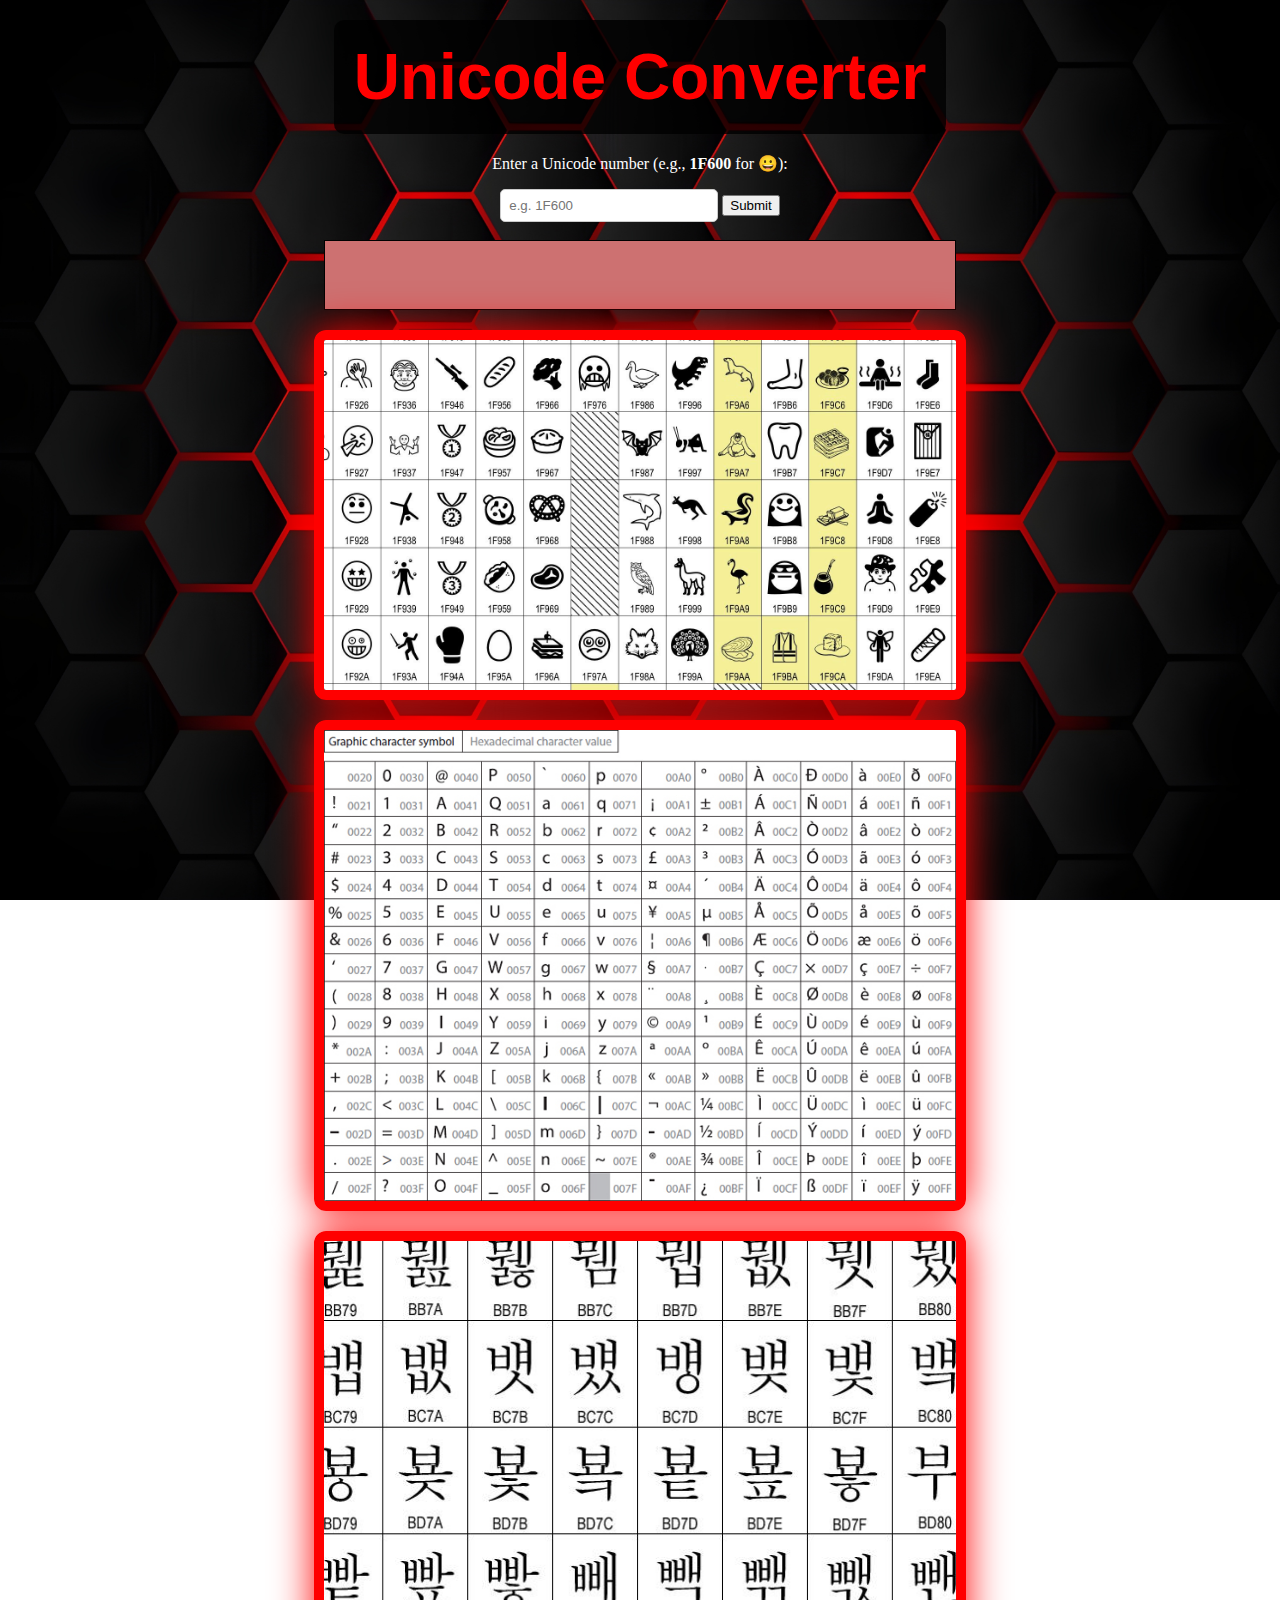
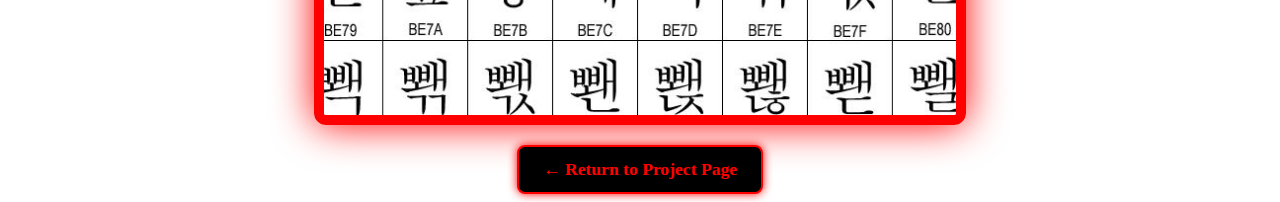
<file: unicode.html>
<!DOCTYPE html>
<html lang="en">
<head>
  <meta charset="UTF-8">
  <meta name="viewport" content="width=device-width, initial-scale=1.0">
  <title>Unicode Converter</title>
  <link rel="stylesheet" href="mystyle.css">
</head>
<body>
  <!-- Header -->
  <header>
    <h1>Unicode Converter</h1>
  </header>

  <!-- Main Content -->
  <main class="container" style="text-align: center;">
    <p>Enter a Unicode number (e.g., <b>1F600</b> for 😀):</p>

    <input id="numb" type="text" placeholder="e.g. 1F600" style="padding: 0.5rem; width: 200px; border-radius: 5px; border: 1px solid #ccc;">
    <button type="button" class="btn" onclick="myFunction()">Submit</button>

    <br><br>

    <table style="border: 1px solid black; margin: 0 auto; border-collapse: collapse; width: 50%;">
      <tr>
        <th style="padding: 10px; background: #cd7171;">
          <p id="demo" style="font-size: 3rem; text-align: center;"></p>
        </th>
      </tr>
    </table>


      <img src="u1.png" alt="Unicode Example 1">
      <img src="u2.png" alt="Unicode Example 2">
      <img src="u3.png" alt="Unicode Example 3">

      <a href="project.html" class="rbw-btn">← Return to Project Page</a>
  </main>
  <script>
    function myFunction() {
      const x = document.getElementById("numb").value.trim();
      if (x === "") {
        document.getElementById("demo").innerHTML = "⚠️ Please enter a Unicode number.";
        return;
      }
      const unicodeChar = String.fromCodePoint(parseInt(x, 16));
      document.getElementById("demo").innerHTML = unicodeChar;
    }
  </script>
</body>
</html>
</file>
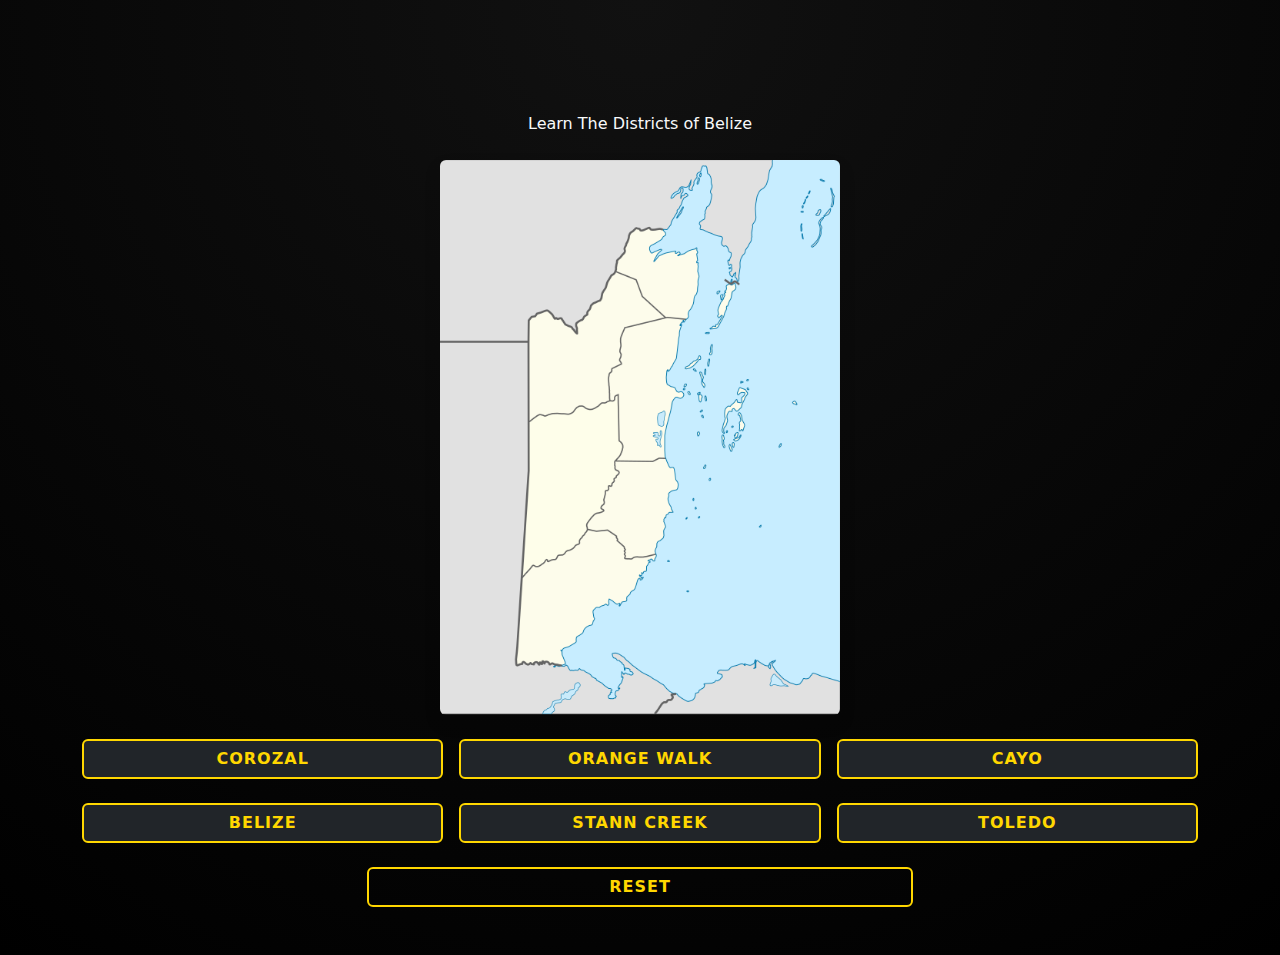
<file: bzegame/BZE.html>
<!DOCTYPE html>
<html lang="en">
<head>
  <meta charset="UTF-8">
  <meta name="viewport" content="width=device-width, initial-scale=1.0">
  <title>District Selector</title>
  <link href="https://cdn.jsdelivr.net/npm/bootstrap@5.3.3/dist/css/bootstrap.min.css" rel="stylesheet">
  <link rel="stylesheet" href="style.css">
</head>
<body class="bg-dark text-center py-5">

  <div class="container">
  <div class="scrolling-title text-warning fw-bold mb-3">
  <span>Learn the Districts </span>
</div>
    <p class="text-light mb-4">
        Learn The Districts of Belize
    </p>

    <img id="myImage" src="Belize.png" alt="District Map" class="img-fluid rounded shadow mb-4" style="max-width: 400px;">

    <!-- Two Rows of 3 Buttons -->
    <div class="row g-3 justify-content-center">
      <div class="col-6 col-md-4">
        <button class="btn btn-dark custom-btn w-100" onclick="document.getElementById('myImage').src='Cor.png'">Corozal</button>
      </div>
      <div class="col-6 col-md-4">
        <button class="btn btn-dark custom-btn w-100" onclick="document.getElementById('myImage').src='O.png'">Orange Walk</button>
      </div>
      <div class="col-6 col-md-4">
        <button class="btn btn-dark custom-btn w-100" onclick="document.getElementById('myImage').src='C.png'">Cayo</button>
      </div>
    </div>

    <div class="row g-3 justify-content-center mt-2">
      <div class="col-6 col-md-4">
        <button class="btn btn-dark custom-btn w-100" onclick="document.getElementById('myImage').src='B.png'">Belize</button>
      </div>
      <div class="col-6 col-md-4">
        <button class="btn btn-dark custom-btn w-100" onclick="document.getElementById('myImage').src='S.png'">Stann Creek</button>
      </div>
      <div class="col-6 col-md-4">
        <button class="btn btn-dark custom-btn w-100" onclick="document.getElementById('myImage').src='pg.png'">Toledo</button>
      </div>
    </div>

    <!-- Reset Button Below -->
    <div class="row mt-4">
      <div class="col-md-6 mx-auto">
        <button class="btn btn-outline-warning custom-btn w-100" onclick="document.getElementById('myImage').src='Belize.png'">Reset</button>
      </div>
    </div>
  </div>

</body>
</html>
</file>
<file: mystyle.css>
/* === HEADING STYLE === */
h1 {
  font-family: Impact, Haettenschweiler, 'Arial Narrow Bold', sans-serif !important;
  font-size: 400% !important;
  color: red !important;
  background-color: rgba(0, 0, 0, 0.8) !important;
  text-align: center !important;
  padding: 20px !important;
  border-radius: 10px !important;
  width: fit-content !important;
  margin: 20px auto !important;
}

/* === BODY BACKGROUND === */
body {
  background-image: url('ARB.jpg');
  background-size: cover;
  background-repeat: no-repeat;
  background-position: center;
  background-attachment: fixed;
  color: white;
}

/* === TEXT BOXES === */
.center-wrapper {
  height: 40vh;
  display: flex;
  justify-content: center;
  align-items: center;
}

.text-box {
  background-color: black;
  border: 4px solid red;
  padding: 20px;
  text-align: center;
  max-width: 500px;
  border-radius: 10px;
  box-shadow: 0 0 20px red;
  opacity: 0.8;
}

/* === NAVBAR === */
.navbar {
  background-color: black !important;
  border-bottom: 2px solid red;
  box-shadow: 0 0 10px red;
  opacity: 0.8;
}

.navbar a {
  color: red !important;
  border-color: red !important;
}

.navbar a:hover {
  background-color: red !important;
  color: black !important;
  box-shadow: 0 0 10px red;
}

/* === SCROLLBAR === */
::-webkit-scrollbar {
  width: 12px;
}

::-webkit-scrollbar-track {
  background: black;
  border-radius: 10px;
}

::-webkit-scrollbar-thumb {
  background: red;
  border-radius: 10px;
  box-shadow: 0 0 10px red;
  transition: background 0.3s ease, box-shadow 0.3s ease;
}

::-webkit-scrollbar-thumb:hover {
  background: #ff3333;
  box-shadow: 0 0 20px red;
}

* {
  scrollbar-width: thin;
  scrollbar-color: red black;
}

/* ====== PROJECT SLIDESHOW ====== */
.carousel-container {
  position: relative;
  max-width: 600px;
  margin: 40px auto;
  overflow: hidden;
  text-align: center;
}

.carousel-slide {
  display: none;
  text-align: center;
}

.carousel-slide a {
  display: inline-block;
}

.slide-image {
  width: 100%;
  max-width: 500px;
  height: 350px; /* consistent height for all images */
  object-fit: cover; /* keeps aspect ratio but fills the box */
  border-radius: 12px;
  border: 8px solid red;
  box-shadow: 0 0 25px red;
  margin: 0 auto;
  display: block;
}

/* ====== NAVIGATION BUTTONS ====== */
.prev, .next {
  position: absolute;
  top: 50%;
  transform: translateY(-50%);
  font-size: 2rem;
  color: red;
  background-color: rgba(0, 0, 0, 0.7);
  border: 2px solid red;
  border-radius: 50%;
  padding: 8px 14px;
  cursor: pointer;
  user-select: none;
  transition: 0.3s;
  z-index: 5; /* ensures arrows stay above images */
}

/* place them on opposite sides */
.prev {
  left: 10px;
}

.next {
  right: 10px;
}

/* hover effects */
.prev:hover, .next:hover {
  background-color: red;
  color: black;
  box-shadow: 0 0 10px red;
}

img {
  display: block;               /* center images horizontally */
  margin: 20px auto;            /* auto left/right, optional top/bottom spacing */
  max-width: 50%;               /* limits image size */
  border: 10px solid red;       /* red border */
  border-radius: 12px;          /* rounded corners */
  box-shadow: 0 0 40px red;     /* glowing red shadow */
  object-fit: cover;            /* keeps aspect ratio, fills box */
}

/* === Logic Gate Page Image Override === */
.gate-image img {
  border: none !important;                   /* remove global red border */
  box-shadow: 0 0 0px red !important;       /* custom glow for gates */
  max-width: 250px !important;               /* keep consistent sizing */
  width: 100% !important;
  height: auto !important;
  border-radius: 8px !important;             /* keep rounded corners */
  margin: 0 auto !important;                 /* center the image */
}

.socials { display: flex; justify-content: center; align-items: center; gap: 20px; margin: 4px 0; } 
.socials a { display: inline-flex; align-items: center; justify-content: center; width: 50px; height: 50px; border: 2px solid red; text-shadow: 0 0 20px red, 0 0 60px red; border-radius: 50%; color: black; background-color: transparent; font-size: 24px; text-decoration: none; transition: all 0.3s ease; cursor: pointer; } 
.socials a:hover { text-shadow: 0 0 10px red, 0 0 20px red; color: red; border-color: red; transform: scale(1.4); }

.rbw-btn {
  display: inline-block;
  padding: 12px 24px;
  background-color: black;
  color: red;
  border: 2px solid red;
  border-radius: 8px;
  font-size: 1.1rem;
  font-weight: bold;
  text-decoration: none;
  text-align: center;
  transition: all 0.3s ease;
  box-shadow: 0 0 10px red;
}

.rbw-btn:hover {
  background-color: red;
  color: black;
  border-color: red;
  box-shadow: 0 0 20px red;
  transform: scale(1.05);
}
</file>
<file: bzegame/style.css>
/* === Base Styling === */
body {
  background: radial-gradient(circle at top, #111 0%, #000 100%);
  min-height: 100vh;
}

/* === Custom Button Styling === */
.custom-btn {
  border: 2px solid gold;
  color: gold;
  font-weight: bold;
  letter-spacing: 1px;
  text-transform: uppercase;
  transition: all 0.3s ease;
  position: relative;
  overflow: hidden;
}

/* === Gold Shimmer Effect === */
.custom-btn::before {
  content: "";
  position: absolute;
  top: 0;
  left: -75%;
  width: 50%;
  height: 100%;
  background: linear-gradient(
    120deg,
    transparent,
    rgba(255, 215, 0, 0.6),
    transparent
  );
  transform: skewX(-20deg);
}

.custom-btn:hover::before {
  animation: shimmer 0.75s forwards;
}

@keyframes shimmer {
  100% {
    left: 125%;
  }
}

/* === Hover Effects === */
.custom-btn:hover {
  background-color: gold;
  color: black;
  box-shadow: 0 0 25px gold;
}

/* === Focus Effects === */
.custom-btn:focus {
  outline: none;
  box-shadow: 0 0 15px gold;
}

/* === Scrolling Title Animation === */
.scrolling-title {
  overflow: hidden;
  white-space: nowrap;
  box-sizing: border-box;
  font-size: 2rem;
  text-transform: uppercase;
  letter-spacing: 2px;
  color: gold;
  position: relative;
  width: 100%;
}

.scrolling-title span {
  display: inline-block;
  padding-left: 100%;
  animation: scrollText 10s linear infinite;
}

@keyframes scrollText {
  0% {
    transform: translateX(0);
  }
  100% {
    transform: translateX(-100%);
  }
}
</file>
